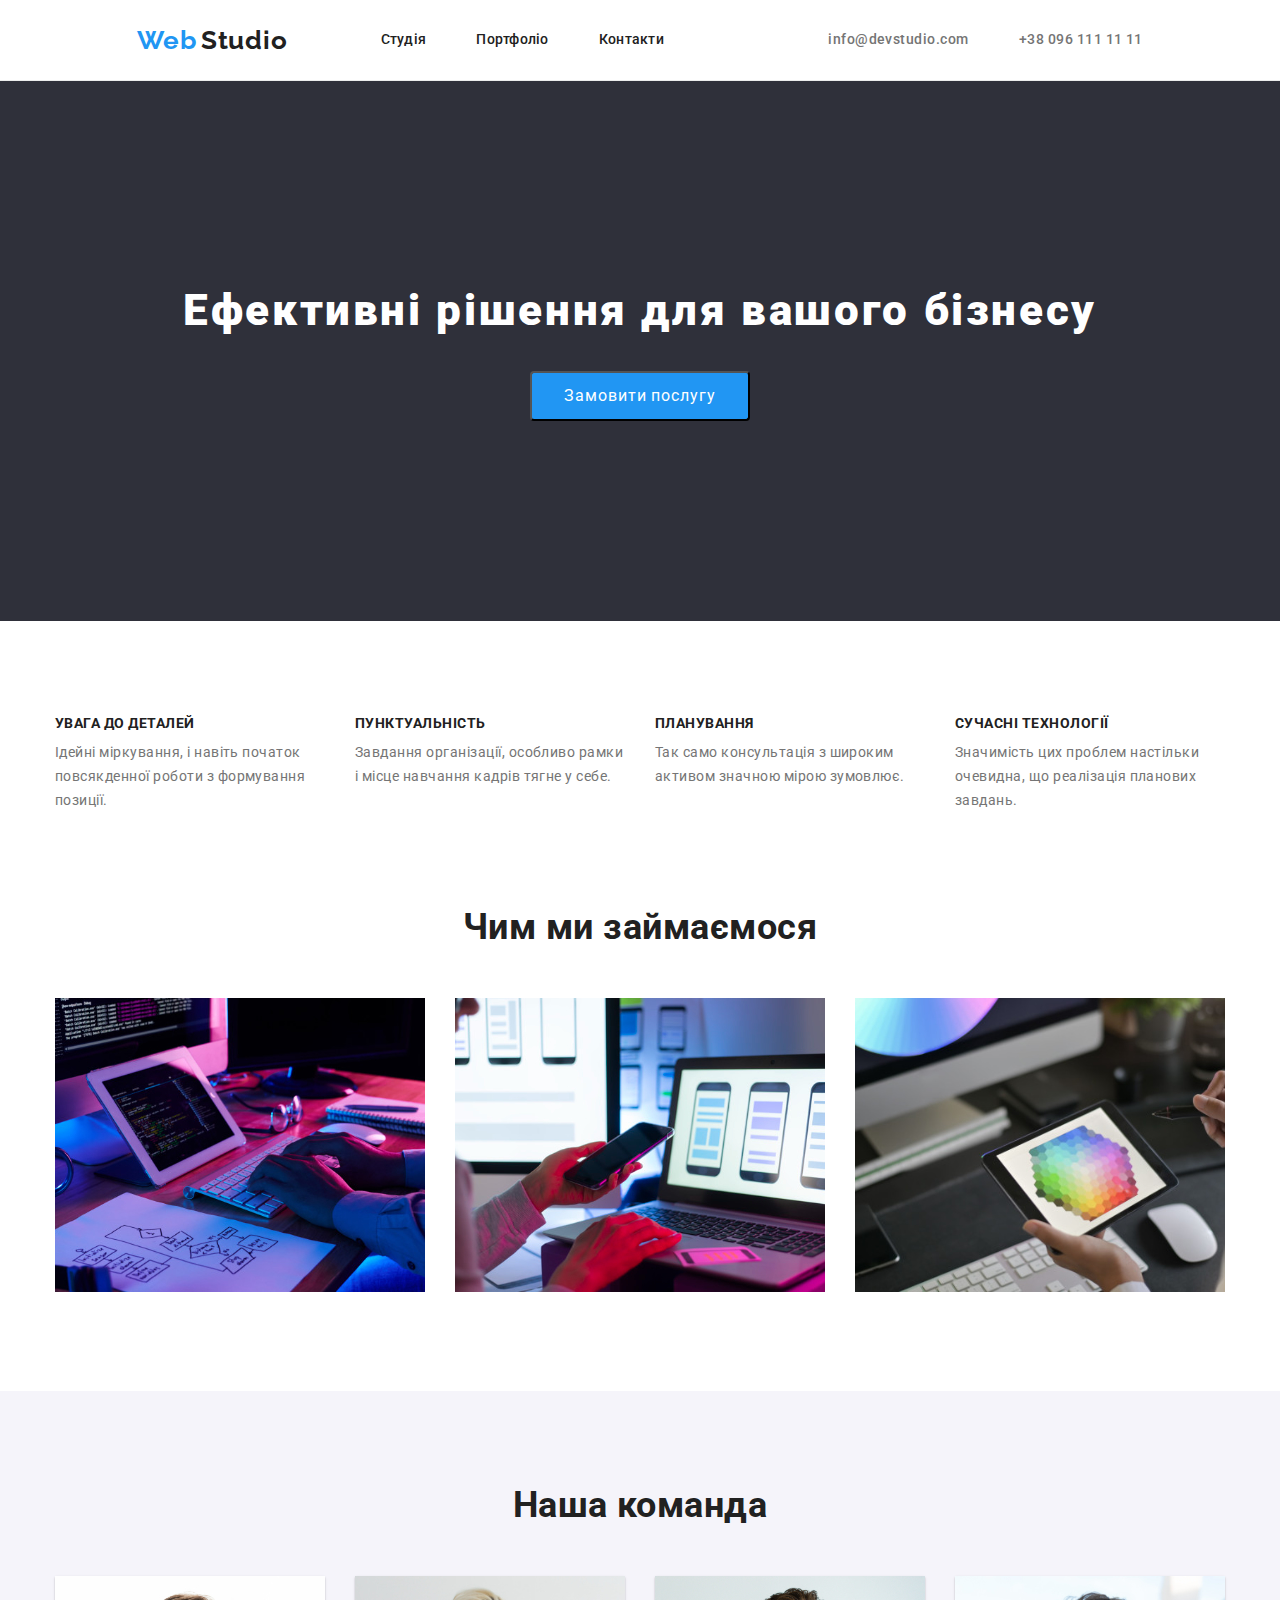
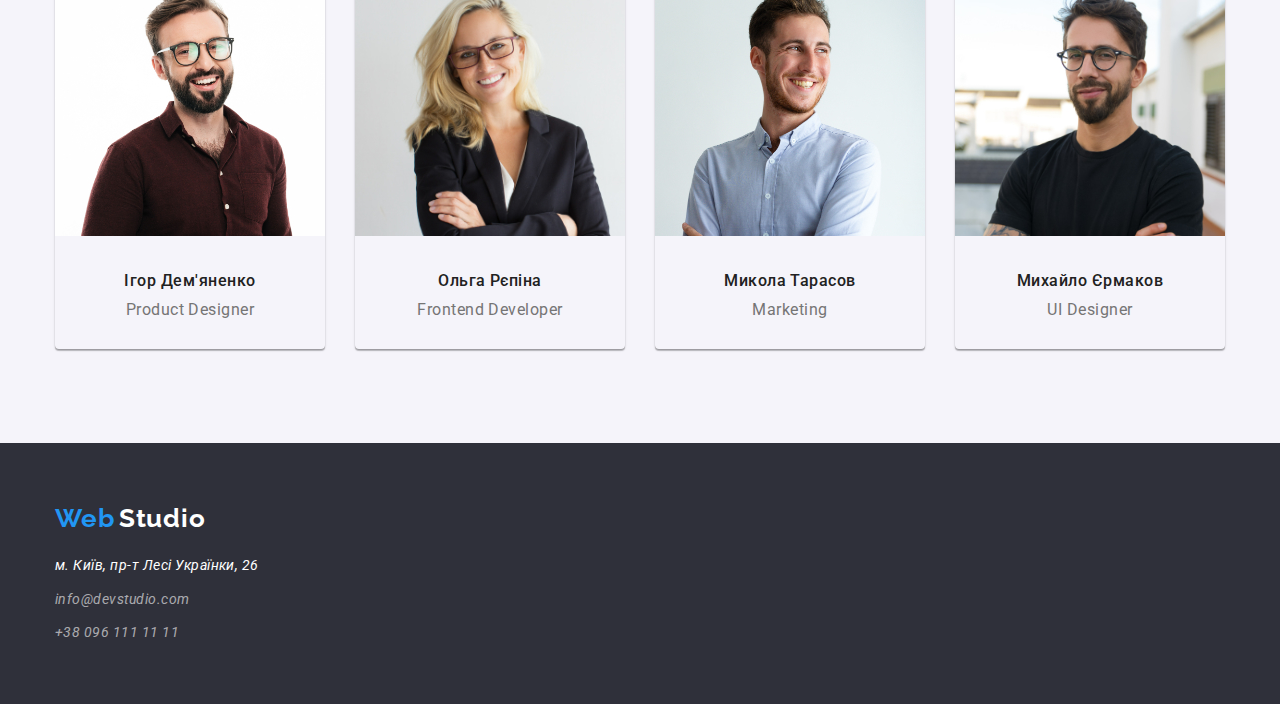
<file: index.html>
<!DOCTYPE html>
<html lang="uk">
<head>
    <meta charset="UTF-8">
    <meta http-equiv="X-UA-Compatible" content="IE=edge">
    <meta name="viewport" content="width=device-width, initial-scale=1.0">
    
    <link rel="preconnect" href="https://fonts.googleapis.com">
    <link rel="preconnect" href="https://fonts.gstatic.com" crossorigin>
    <link href="https://fonts.googleapis.com/css2?family=Raleway:wght@700&family=Roboto:wght@400;500;700;900&display=swap"
    rel="stylesheet">
    <link rel="stylesheet" href="https://cdnjs.cloudflare.com/ajax/libs/modern-normalize/1.1.0/modern-normalize.min.css">
    <link rel="stylesheet" href="./css/styles.css">
    <title>WebStudio</title>
</head>
    <body>
        <!-- Шапка загальна -->
        <header class="site-header">
            <div class="headercontainerflex">
                <nav class="navcontainer">
                    <a href="index.html" lang="en"><span class="logo-part-one">Web</span> <span class="logo-part-two">Studio</span>
                    </a>
                    <!-- Шапка-ліво -->
                    <ul class="site-nav list">
                        <li class="item"><a href="./index.html" class="site-nav-link">Студія</a></li>
                        <li class="item"><a href="./portfolio.html" class="site-nav-link">Портфоліо</a></li>
                        <li class="item"><a href="" class="site-nav-link">Контакти</a></li>
                    </ul>
                </nav>
                
                <!-- Шапка-контакти -->
                <div class="contactcontainer">
                    <ul class="header-contact">
                        <li class="item"><a href="mailto:info@devstudio.com" class="contact-link">info@devstudio.com</a> </li>
                        <li class="item"><a href="tel:+380961111111" class="contact-link">+38 096 111 11 11</a> </li>
                    </ul>
                </div>
            </div>
        </header>
    
        <!-- Основний контент -->
        <main>
            <div class="backgroundsection">
                <!-- Hero заголовок -->
                <section class="hero">
                    <div class="herocontainer">
                        <h1 class="hero-title">Ефективні рішення для вашого бізнесу</h1>
                        <button class="hero-button" type="button">Замовити послугу</button>
                    </div>
                </section>
                <!-- Наші переваги -->
                <!-- Приховати даний заголовок -->
                <div class="contentinterval">
                    <section class="section secondary no-padding">
                        <div class="benefit-container">
                            <h2 class="section-title-hiden">Наші переваги</h2>
                            <ul class="benefits-item">
                                <li>
                                    <h3 class="benefit-section-title-text">УВАГА ДО ДЕТАЛЕЙ</h3>
                                    <p class="benefit-section-title-paragraph">Ідейні міркування, і навіть початок повсякденної роботи з
                                        формування позиції.</p>
                                </li>

                                <li>
                                    <h3 class="benefit-section-title-text">ПУНКТУАЛЬНІСТЬ</h3>
                                    <p class="benefit-section-title-paragraph">Завдання організації, особливо рамки і місце навчання кадрів
                                        тягне у себе.</p>
                                </li>

                                <li>
                                    <h3 class="benefit-section-title-text">ПЛАНУВАННЯ</h3>
                                    <p class="benefit-section-title-paragraph">Так само консультація з широким активом значною мірою
                                        зумовлює.
                                    </p>
                                </li>

                                <li>
                                    <h3 class="benefit-section-title-text">СУЧАСНІ ТЕХНОЛОГІЇ</h3>
                                    <p class="benefit-section-title-paragraph">Значимість цих проблем настільки очевидна, що реалізація
                                        планових
                                        завдань.</p>
                                </li>
                            </ul>
                        </div>
                    </section>
                </div>

                <section class="section secondary">
                    <div class="what-we-do-container contentinterval">
                        <h2 class="section-title working">Чим ми займаємося</h2>
                        <ul class="what-we-do-item">
                            <li class="what-we-do-image"> <a href=""></a> <img width="370" src="./images/index/robota1.jpg"
                            alt="Розробка програмного забезпечення та його тестування"> </li>
                            <li class="what-we-do-image"> <a href=""></a> <img width="370" src="./images/index/robota2.jpg"
                            alt="Розробка мобільних додатків та їх тестування"> </li>
                            <li class="what-we-do-image"> <a href=""></a> <img width="370" src="./images/index/robota3.jpg"
                            alt="Розробка дизайну вашого майбутнього проекту"> </li>
                        </ul>
                    </div>
                </section>
            </div>

            <section class="section third">
                <div class="teamcontainer">
                    <h2 class="section-title">Наша команда</h2>
                    <ul class="team-item">
                        <li class="team-member"><img width="270" src="./images/index/igor.jpg" alt="Ігор Дем'яненко Product Designer">
                            <h3 class="team-section-title">Ігор Дем'яненко</h3>
                            <p lang="en" class="team-section-paragraph">Product Designer</p>
                        </li>
                
                        <li class="team-member"><img width="270" src="./images/index/olga.jpg" alt="Ольга Рєпіна Frontend Developer">
                            <h3 class="team-section-title">Ольга Рєпіна</h3>
                            <p lang="en" class="team-section-paragraph">Frontend Developer</p>
                        </li>
                
                        <li class="team-member"><img width="270" src="./images/index/mikola.jpg" alt="Микола Тарасов Marketing">
                            <h3 class="team-section-title">Микола Тарасов</h3>
                            <p lang="en" class="team-section-paragraph">Marketing</p>
                        </li>
                
                        <li class="team-member"><img width="270" src="./images/index/mihaylo.jpg" alt="Михайло Єрмаков">
                            <h3 class="team-section-title">Михайло Єрмаков</h3>
                            <p lang="en" class="team-section-paragraph">UI Designer</p>
                        </li>
                    </ul>
                </div>
            </section>
        </main>    

        <!-- Підвал -->
        <footer class="footer-page">
            <div class="footercontainer">
                <a href="index.html" lang="en"><span class="logo-part-one">Web</span> <span class="logo-part-three">Studio</span> </a>
                <address>
                    <ul>
                        <li> <a href="https://goo.gl/maps/7kfiWNjeo1rzyNs9A" class="contact-link-map"> м. Київ, пр-т Лесі Українки,
                                26</a></li>
                        <li><a href="mailto:info@devstudio.com" class="contact-link-footer mail">info@devstudio.com</a></li>
                        <li><a href="tel:+380961111111" class="contact-link-footer phone">+38 096 111 11 11</a> </li>
                    </ul>
                </address>
            </div>
        </footer>

    </body>
</html>
</file>
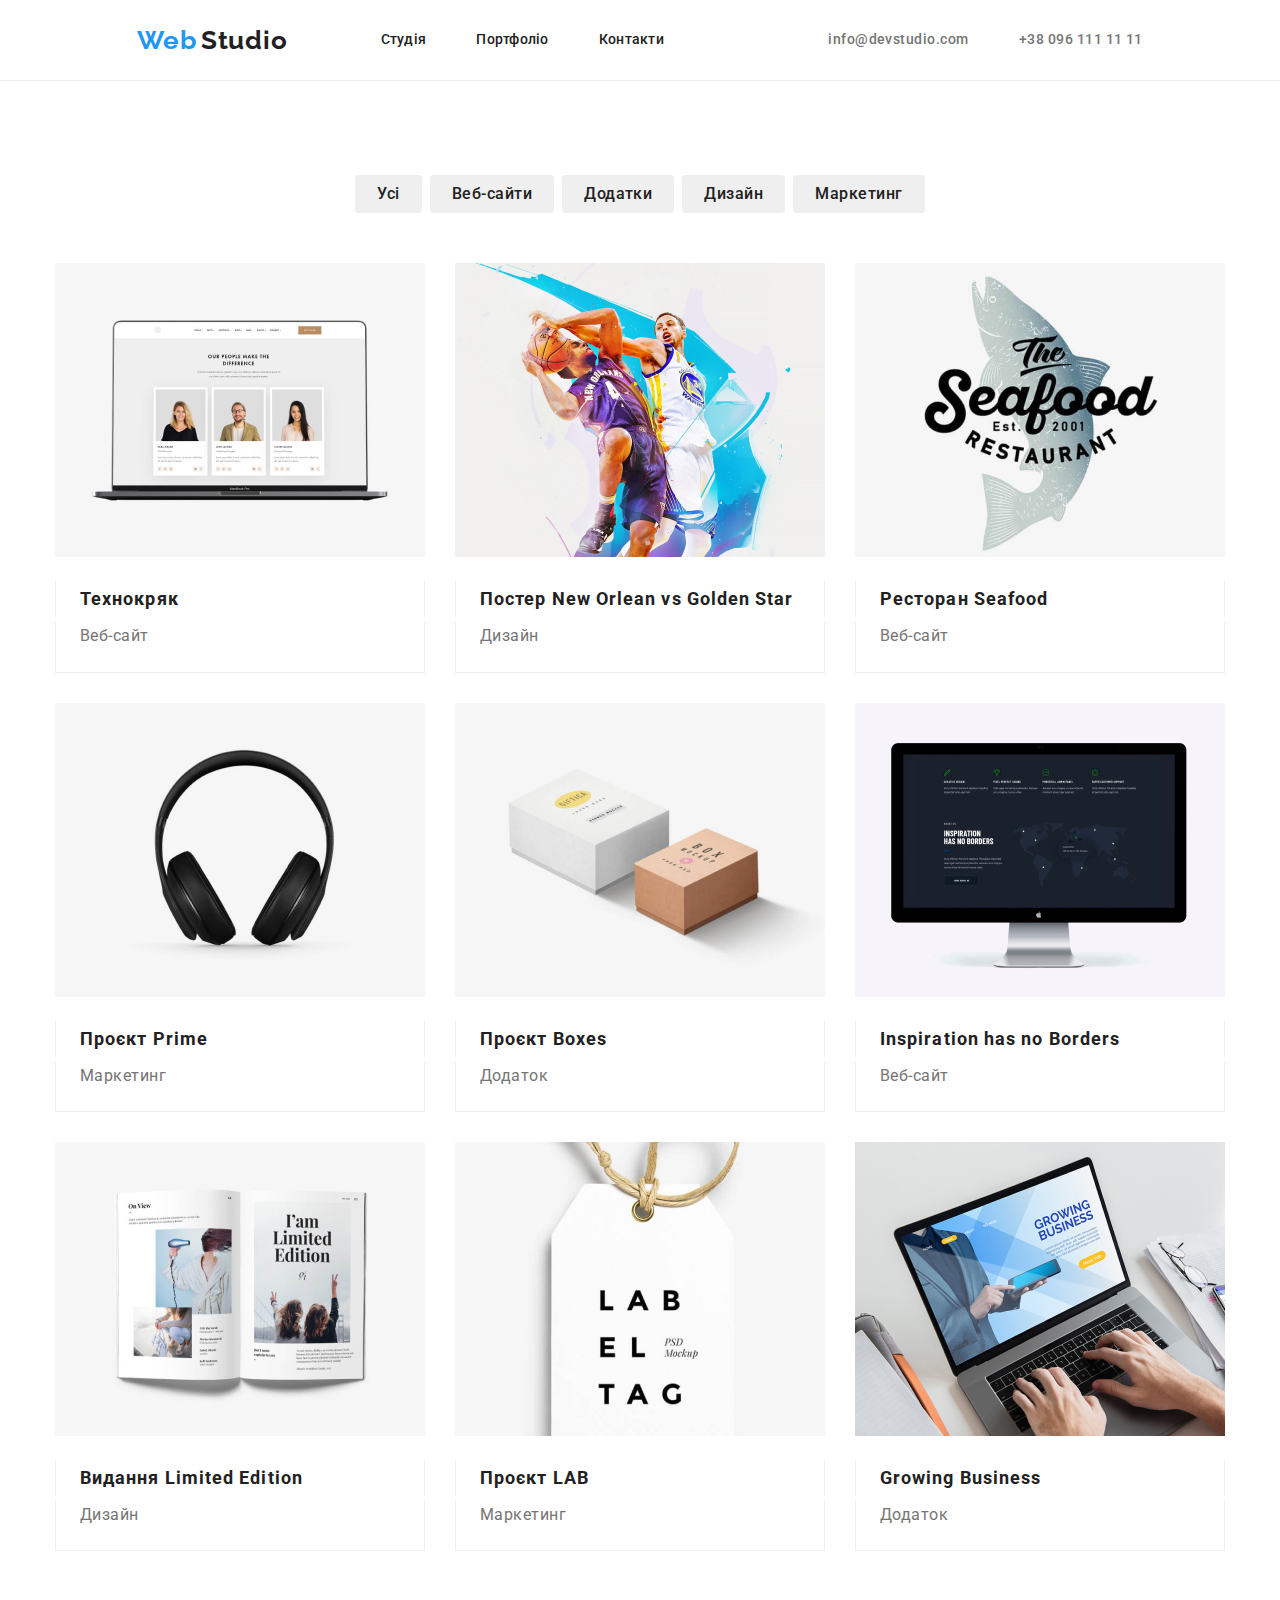
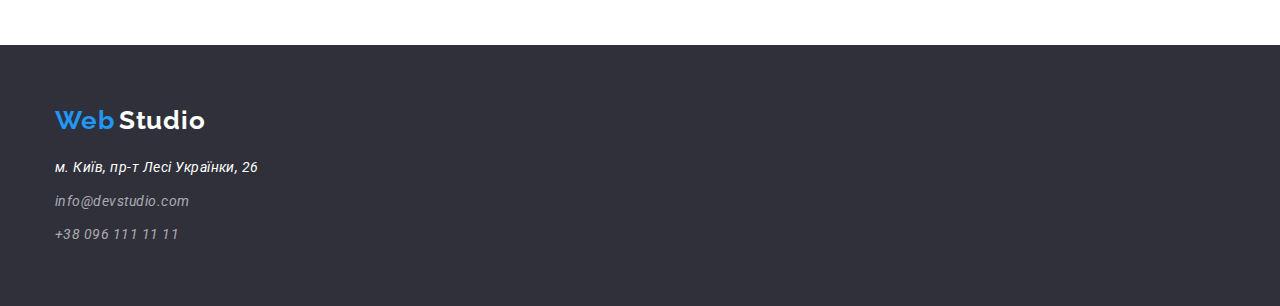
<file: portfolio.html>
<!DOCTYPE html>
<html lang="en">
<head>
    <meta charset="UTF-8">
    <meta http-equiv="X-UA-Compatible" content="IE=edge">
    <meta name="viewport" content="width=device-width, initial-scale=1.0">
    <title>Портфоліо</title>
        <link rel="preconnect" href="https://fonts.googleapis.com">
        <link rel="preconnect" href="https://fonts.gstatic.com" crossorigin>
        <link href="https://fonts.googleapis.com/css2?family=Raleway:wght@700&family=Roboto:wght@400;500;700;900&display=swap"
            rel="stylesheet">
        <link rel="stylesheet" href="https://cdnjs.cloudflare.com/ajax/libs/modern-normalize/1.1.0/modern-normalize.min.css">
    <link rel="stylesheet" href="./css/styles.css">
</head>
<body>
    <!-- Шапка загальна -->
        <header class="site-header">
            <div class="headercontainerflex">
                <nav class="navcontainer">
                    <a href="index.html" lang="en"><span class="logo-part-one">Web</span> <span class="logo-part-two">Studio</span>
                    </a>
                    <!-- Шапка-ліво -->
                    <ul class="site-nav list">
                        <li class="item"><a href="./index.html" class="site-nav-link">Студія</a></li>
                        <li class="item"><a href="./portfolio.html" class="site-nav-link">Портфоліо</a></li>
                        <li class="item"><a href="" class="site-nav-link">Контакти</a></li>
                    </ul>
                </nav>
        
                <!-- Шапка-контакти -->
                <div class="contactcontainer">
                    <ul class="header-contact">
                        <li class="item"><a href="mailto:info@devstudio.com" class="contact-link">info@devstudio.com</a> </li>
                        <li class="item"><a href="tel:+380961111111" class="contact-link">+38 096 111 11 11</a> </li>
                    </ul>
                </div>
            </div>
            
        </header>

    <main class="portfolio-background-color">
        <div class="portfolio-background-color" >
            <!-- Фільтраційні-кнопки -->

            <div class="filterbutton">
                <ul class="filtre-item">
                    <li class="filtre-buttom"> <button type="button" class="filtering-button">Усі</button></li>
                    <li class="filtre-buttom"> <button type="button" class="filtering-button">Веб-сайти</button></li>
                    <li class="filtre-buttom"> <button type="button" class="filtering-button">Додатки</button></li>
                    <li class="filtre-buttom"> <button type="button" class="filtering-button">Дизайн</button></li>
                    <li class="filtre-buttom"> <button type="button" class="filtering-button">Маркетинг</button></li>
                </ul>
            </div>
            

            <section>
                <div class="portfoliocontainer">
                    <h1 class="section-title section-title-hiden">Наше Портфоліо</h1>
                    <ul class="portfolio-item">
                        <li class="portfolio-example">
                            <a href="">
                                <img width="370" src="./images/portfolio/tehnocryak.jpg" alt="Сайт Технокряк">
                                <h2 class="portfolio-text">Технокряк</h2>
                                <p class="portfolio-paragraph">Веб-сайт</p>
                            </a>
                        </li>

                        <li class="portfolio-example">
                            <a href="">
                                <img width="370" src="./images/portfolio/neworlean.jpg" alt="Постер New Orlean vs Golden Star">
                                <h2 class="portfolio-text"> Постер <span lang="en">New Orlean vs Golden Star</span> </h2>
                                <p class="portfolio-paragraph">Дизайн</p>
                            </a>
                        </li>

                        <li class="portfolio-example">
                            <a href="">
                                <img width="370" src="./images/portfolio/seafood.jpg" alt="Ресторан Seafood">
                                <h2 class="portfolio-text">Ресторан <span lang="en">Seafood</span> </h2>
                                <p class="portfolio-paragraph">Веб-сайт</p>
                            </a>
                        </li>

                        <li class="portfolio-example">
                            <a href="./">
                                <img width="370" src="./images/portfolio/prime.jpg" alt="Проєкт Prime">
                                <h2 class="portfolio-text">Проєкт <span lang="en">Prime</span></h2>
                                <p class="portfolio-paragraph">Маркетинг</p>
                            </a>
                        </li>

                        <li class="portfolio-example">
                            <a href="">
                                <img width="370" src="./images/portfolio/boxes.jpg" alt="Проєкт Boxes">
                                <h2 class="portfolio-text">Проєкт <span lang="en">Boxes</span></h2>
                                <p class="portfolio-paragraph">Додаток</p>
                            </a>
                        </li>

                        <li class="portfolio-example">
                            <a href="">
                                <img width="370" src="./images/portfolio/noborders.jpg" alt="Inspiration has no Borders">
                                <h2 lang="en" class="portfolio-text">Inspiration has no Borders</h2>
                                <p class="portfolio-paragraph">Веб-сайт</p>
                            </a>
                        </li>

                        <li class="portfolio-example">
                            <a href="">
                                <img width="370" src="./images/portfolio/limitededitionbook.jpg" alt="Видання Limited Edition">
                                <h2 class="portfolio-text">Видання <span lang="en">Limited Edition</span> </h2>
                                <p class="portfolio-paragraph">Дизайн</p>
                            </a>
                        </li>

                        <li class="portfolio-example">
                            <a href="">
                                <img width="370" src="./images/portfolio/projectlab.jpg" alt="Проєкт LAB">
                                <h2 class="portfolio-text">Проєкт <span>LAB</span></h2>
                                <p class="portfolio-paragraph">Маркетинг</p>
                            </a>
                        </li>

                        <li class="portfolio-example">
                            <a href="./">
                                <img width="370" src="./images/portfolio/grovingbussiness.jpg" alt="Growing Business">
                                <h2 lang="en" class="portfolio-text">Growing Business</h2>
                                <p class="portfolio-paragraph">Додаток</p>
                            </a>
                        </li>
                    </ul>
                </div>
                
            </section>
        </div>

    </main>

<!-- Підвал -->
        <footer class="footer-page">
            <div class="footercontainer">
                <a href="index.html" lang="en"><span class="logo-part-one">Web</span> <span
                        class="logo-part-three">Studio</span> </a>
                <address>
                    <ul>
                        <li> <a href="https://goo.gl/maps/7kfiWNjeo1rzyNs9A" class="contact-link-map"> м. Київ, пр-т Лесі
                                Українки,
                                26</a></li>
                        <li><a href="mailto:info@devstudio.com" class="contact-link-footer mail">info@devstudio.com</a></li>
                        <li><a href="tel:+380961111111" class="contact-link-footer phone">+38 096 111 11 11</a> </li>
                    </ul>
                </address>
            </div>
        </footer>

</body>
</html>
</file>
<file: css/styles.css>
/* Основний колір тексту #757575; */
/* Другорядний колір тексту rgba(117, 117, 117, 1) */
/* Стиль заголовка #FFFFFF; */
/* Білий #FFFFFF */
/* Білий другорядний #F5F5F5 */
/* Акцент #2196F3 */

:root {
    --primary-text-color: rgba(117, 117, 117, 1);
    --primary-background-color: #FFFFFF;
    --secondary-background-color: #F5F5F5;
    --third-background-color: #F5F4FA;
    --title-text-color: #212121;
    --accent-color: #2196F3;
    --contact-link-text-color: #757575;
    --hero-title-color: #FFFFFF;
    --hero-background-color: #2F303A;
}

/* Загальні на весь документ */
body {
    background: var(--primary-background-color);
    color: var(--primary-text-color);
    font-family: 'Roboto', sans-serif;
    letter-spacing: 0.03em;
    }

ul {
        list-style: none;
        margin: 0px;
        padding: 0px;
    }

a {
    text-decoration-line: none;
}

.section {
    margin: 0;
    padding-bottom: 94px;
    padding-top: 94px;
    /* border: 2px solid red; */
}

.section-title {
    color: var(--title-text-color);
    font-weight: 700;
    font-size: 36px;
    line-height: 1.16;
    text-align: center;
    padding: 0;
    margin-bottom: 50px;

}

.no-padding {
    padding-top: 0;
    padding-bottom: 0;
}

h1, h2, h3, h4, h5, h6, p {
    margin: 0;
    padding: 0;
}

/* Логотип шапка */

.site-header {
    background-color: var(--hero-title-color);
    /* border: 2px solid tomato; */
    border-bottom: 1px solid #ECECEC;
}

.navcontainer {
    margin-left: auto;
    margin-right: auto;
    padding-left: 15px;
    padding-right: 15px;
    /* border: 2px solid tomato; */
    display: flex;
    align-items: center;
}

.headercontainerflex {
    display: flex;
    width: 1200px;
    align-items: center;
    margin-left: auto;
    margin-right: auto;
    padding-left: 15px;
    padding-right: 15px;
    /* border: 2px solid tomato; */
}

.herocontainer, .benefit-container, .what-we-do-container, .teamcontainer, .footercontainer , .filterbutton , .portfoliocontainer {
    margin-left: auto;
    margin-right: auto;
    padding-left: 15px;
    padding-right: 15px;
    width: 1200px;
    /* border: 2px solid tomato; */
}

.logo-part-one {
    color: var(--accent-color);
    letter-spacing: 0.03em;
}
.logo-part-two {
    color: var(--title-text-color);
    letter-spacing: 0.03em;
}

.logo-part-one, .logo-part-two, .logo-part-three {
    font-family: 'Raleway', sans-serif;
    font-weight: 700;
    font-size: 26px;
    line-height: 1.19;
    padding-top: 24px;
    padding-bottom: 24px;
}

/* Навігація шапка */
.site-nav-link:hover, .site-nav-link:focus, .site-nav-link:active {
    color: var(--accent-color); 
}

.site-nav, .item {
    display: flex;
    color: var(--title-text-color);
    /* margin-right: 50px; */
}

.site-nav {
    margin-left: 93px;
}

/* .site-nav, .item:not(:last-child) {
    margin-right: 50px;
}  */

.site-nav .item + .item {
    margin-left: 50px;
}


.site-nav-link {
    color: var(--title-text-color);
    font-weight: 500;
    font-size: 14px;
    line-height: 1.14;
    letter-spacing: 0.02em;
    /* border: 2px solid black; */
    display: block;
    padding-top: 32px;
    padding-bottom: 32px;
}

/* Шапка контакти */

.contactcontainer {
    margin-left: auto;
    margin-right: auto;
    padding-left: 15px;
    padding-right: 15px;
    /* border: 2px solid tomato; */
    display: flex;
    align-items: center;

}

.header-contact {
    display: flex;
    margin-left: auto;
}

.header-contact .item+.item {
    margin-left: 50px;
}


.contact-link:hover, .contact-link:focus, .contact-link:active {
    color: var(--accent-color);
}

.contact-link {
    color: var(--contact-link-text-color);
    font-weight: 500;
    font-size: 14px;
    line-height: 1.14;
    padding-top: 32px;
    padding-bottom: 32px;
}

/* Заголовок та бекграунд Hero */
.hero {
    background-color: var(--hero-background-color);
    text-align: center;
}

.hero-title {
    margin-top: 0;
    padding-top: 200px;
    margin-bottom: 30px;
    font-weight: 900;
    font-size: 44px;
    line-height: 1.36;
    color: var(--hero-title-color);
    letter-spacing: 0.06em;
}

/* Кнопка замовити */

.hero-button {
    background-color: var(--accent-color);
    color: var(--hero-title-color);
    letter-spacing: 0.06em;
    cursor: pointer;
    border-radius: 4px;
    padding: 10px 32px;
    min-width: 216px;
    min-height: 50px;
    text-align: center;
    margin-bottom: 200px;
}

/* Наші переваги */

.backgroundsection {
}

.contentinterval {
    padding-top: 94px;
}

.secondary {
    padding-top: 0;
}

.benefits-item {
    display: flex;
    justify-content: space-between;
}

.benefits-item > li {
    width: 270px;
}

.benefits-item .item+.item {
    margin-left: 50px;
    /* border: 2px solid tomato; */
}

.section-title-hiden {
    position: absolute;
    width: 1px;
    height: 1px;
    margin: -1px;
    border: 0;
    padding: 0;
    white-space: nowrap;
    clip-path: inset(100%);
    clip: rect(0 0 0 0);
    overflow: hidden;
}

.benefit-section-title-text {
    color: var(--title-text-color) ;
    font-weight: 700;
    font-size: 14px;
    line-height: 16px;
    margin-bottom: 10px;

}

.benefit-section-title-paragraph {
    color: var(--contact-link-text-color);
    font-weight: 400;
    font-size: 14px;
    line-height: 1.71;
}

/* Чим ми займаємося */

.what-we-do-item {
    display: flex;
}

.working {
    padding-top: 0;

}

.what-we-do-item .what-we-do-image+.what-we-do-image {
    margin-left: 30px;
    /* border: 2px solid tomato; */
}


.what-we-do-image {

}


/* Наша команда */

.team-item {
    display: flex;
    text-align: center;
}

.team-member {
    box-shadow: 0px 1px 3px rgba(0, 0, 0, 0.12), 0px 1px 1px rgba(0, 0, 0, 0.14), 0px 2px 1px rgba(0, 0, 0, 0.2);
    border-radius: 0px 0px 4px 4px;
}

.team-item .team-member+.team-member {
    margin-left: 30px;
    /* border: 2px solid tomato; */
}


.third {
    background-color: var(--third-background-color);
}

.team-section-title {
    color: var(--title-text-color);
    font-weight: 500;
    font-size: 16px;
    line-height: 1.19;
    margin-top: 30px;
    margin-bottom: 10px;
}

.team-section-paragraph {
    color: var(--contact-link-text-color);
    font-weight: 400;
    font-size: 16px;
    line-height: 19px;
    padding-bottom: 30px;
}

/* Підвал */

.footer-page {
    background-color: var(--hero-background-color);
    /* border: 2px solid tomato; */
}

.footercontainer {
    padding-top: 60px;
}


.contact-link-map {
    color: var(--hero-title-color);
    font-weight: 400;
    font-size: 14px;
    line-height: 1.71;
    display: inline-block;
    margin-top: 20px;
    margin-bottom: 9px;
}

.contact-link-footer {
    color: rgba(255, 255, 255, 0.6);
    font-weight: 400;
    font-size: 14px;
    line-height: 24px;
    display: inline-block;
}

.mail {
    margin-bottom: 9px;
}

.phone {
    margin-bottom: 60px;
}

.logo-part-three {
    color: var(--hero-title-color);
    font-weight: 700;
    font-size: 26px;
    line-height: 1.19;
    letter-spacing: 0.03em;
}

/* Портфоліо */

.portfolio-background-color {

}

.filtering-button:hover, .filtering-button:focus  {
    background-color: var(--accent-color);
    color: var(--hero-title-color);
}

.filterbutton {
    padding-top: 94px;
    margin-top: 0px;
    margin-bottom: 50px;
    /* border: 2px solid tomato; */
    text-align: center;
    justify-content: center;
}

.filtre-item {
    display: flex;
    align-items: center;
    justify-content: center;
}

.filtre-item .filtre-buttom+.filtre-buttom {
    margin-left: 8px;
    /* border: 2px solid tomato; */
}


.filtering-button {
    color: var(--title-text-color);
    font-weight: 500;
    font-size: 16px;
    line-height: 1.63;  
    letter-spacing: 0.03em;
    cursor: pointer;
    border-radius: 4px;
    padding: 6px 22px;
    text-align: center;
    border: transparent;
}

.portfoliocontainer {
    margin-bottom: 94px;
}

.portfolio-item {
    display: flex;
    flex-wrap: wrap;

}

.portfolio-example {
    margin-right: 30px;
    margin-bottom: 30px;
}

.portfolio-item :nth-child(3n) {
    margin-right: 0;
}

.portfolio-item :nth-last-child(-n+3) {
    margin-bottom: 0;
}

.portfolio-text {
    color: var(--title-text-color);
    font-weight: 700;
    font-size: 18px;
    line-height: 2.0;
    letter-spacing: 0.06em;
    border-left: 1px solid #EEEEEE;
    border-right: 1px solid #EEEEEE;
    padding-left: 24px;
    margin-top: 20px;
    }

.portfolio-paragraph {
    color: var(--contact-link-text-color);
    font-weight: 400;
    font-size: 16px;
    line-height: 1.88;
    letter-spacing: 0.03em;
    margin-top: 4px;
    border-bottom: 1px solid #EEEEEE;
    border-left: 1px solid #EEEEEE;
    border-right: 1px solid #EEEEEE;
    padding-left: 24px;
    margin-top: 4px;
    padding-bottom: 20px;
}
</file>
